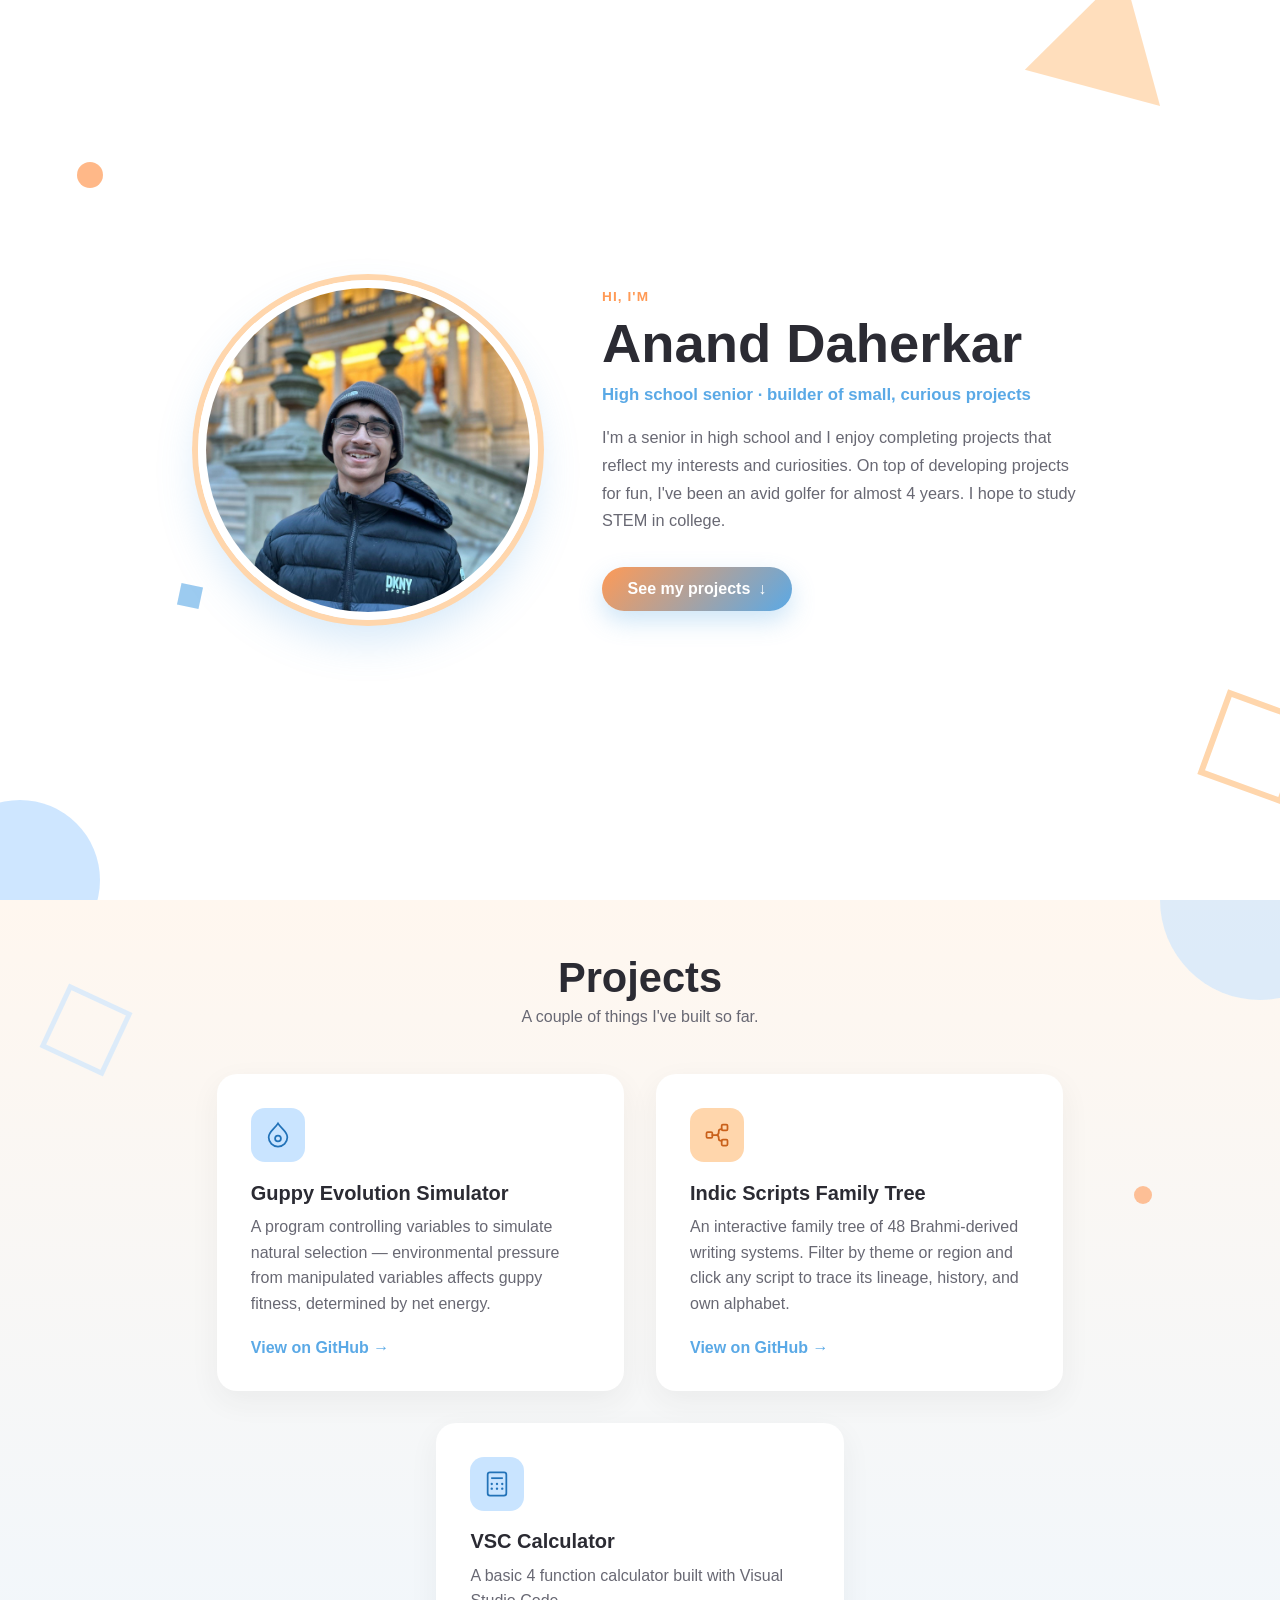
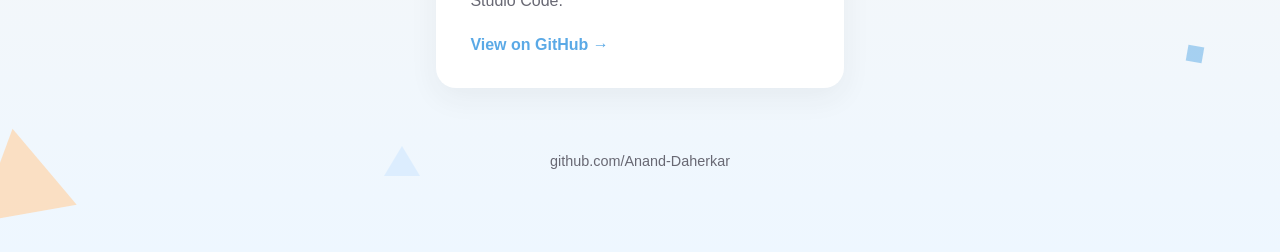
<file: index.html>
<!DOCTYPE html>
<html lang="en">
<head>
<meta charset="UTF-8">
<meta name="viewport" content="width=device-width, initial-scale=1.0">
<title>Anand Daherkar — Portfolio</title>
<link rel="stylesheet" href="style.css">
</head>
<body>

<section class="hero">
  <div class="shape s1"></div>
  <div class="shape s2"></div>
  <div class="shape s3"></div>
  <div class="shape s4"></div>
  <div class="shape s5"></div>

  <div class="hero-inner">
    <div class="hero-photo">
      <div class="photo-frame">
        <img src="assets/headshot.jpg" alt="Anand Daherkar">
      </div>
    </div>
    <div class="hero-text">
      <p class="eyebrow">Hi, I'm</p>
      <h1>Anand Daherkar</h1>
      <p class="tagline">High school senior &middot; builder of small, curious projects</p>
      <p class="bio">
        I'm a senior in high school and I enjoy completing projects that reflect my interests
        and curiosities. On top of developing projects for fun, I've been an avid golfer for
        almost 4 years. I hope to study STEM in college.
      </p>
      <a href="#projects" class="scroll-cta">
        See my projects
        <span class="arrow">&darr;</span>
      </a>
    </div>
  </div>
</section>

<section id="projects" class="projects">
  <div class="shape p1"></div>
  <div class="shape p2"></div>
  <div class="shape p3"></div>
  <div class="shape p4"></div>
  <div class="shape p5"></div>
  <div class="shape p6"></div>

  <div class="projects-inner">
    <h2>Projects</h2>
    <p class="section-sub">A couple of things I've built so far.</p>

    <div class="project-grid">
      <a class="project-card" href="https://github.com/Anand-Daherkar/evolution-simulation" target="_blank" rel="noopener">
        <div class="card-icon icon-blue">
          <svg viewBox="0 0 24 24" fill="none"><path d="M12 2C9 7 4 9 4 14a8 8 0 0016 0c0-5-5-7-8-12z" stroke="currentColor" stroke-width="1.5"/><circle cx="12" cy="15" r="2.5" stroke="currentColor" stroke-width="1.5"/></svg>
        </div>
        <h3>Guppy Evolution Simulator</h3>
        <p>A program controlling variables to simulate natural selection &mdash; environmental
        pressure from manipulated variables affects guppy fitness, determined by net energy.</p>
        <span class="card-link">View on GitHub &rarr;</span>
      </a>

      <a class="project-card" href="https://github.com/Anand-Daherkar/indic-scripts-tree" target="_blank" rel="noopener">
        <div class="card-icon icon-orange">
          <svg viewBox="0 0 24 24" fill="none"><rect x="3" y="9.5" width="5" height="5" rx="1" stroke="currentColor" stroke-width="1.5"/><rect x="16" y="3" width="5" height="5" rx="1" stroke="currentColor" stroke-width="1.5"/><rect x="16" y="16" width="5" height="5" rx="1" stroke="currentColor" stroke-width="1.5"/><path d="M8 12h3.5c1.5 0 2-1 2-2.5v-1c0-1 .8-1.5 2.5-1.5M11.5 12c1.5 0 2 1 2 2.5v1c0 1 .8 1.5 2.5 1.5" stroke="currentColor" stroke-width="1.5" stroke-linecap="round"/></svg>
        </div>
        <h3>Indic Scripts Family Tree</h3>
        <p>An interactive family tree of 48 Brahmi-derived writing systems. Filter by theme or
        region and click any script to trace its lineage, history, and own alphabet.</p>
        <span class="card-link">View on GitHub &rarr;</span>
      </a>

      <a class="project-card" href="https://github.com/Anand-Daherkar/VSC-Calculator" target="_blank" rel="noopener">
        <div class="card-icon icon-blue">
          <svg viewBox="0 0 24 24" fill="none"><rect x="4" y="2" width="16" height="20" rx="2" stroke="currentColor" stroke-width="1.5"/><line x1="7" y1="7" x2="17" y2="7" stroke="currentColor" stroke-width="1.5"/><circle cx="7.5" cy="12" r="1" fill="currentColor"/><circle cx="12" cy="12" r="1" fill="currentColor"/><circle cx="16.5" cy="12" r="1" fill="currentColor"/><circle cx="7.5" cy="16" r="1" fill="currentColor"/><circle cx="12" cy="16" r="1" fill="currentColor"/><circle cx="16.5" cy="16" r="1" fill="currentColor"/></svg>
        </div>
        <h3>VSC Calculator</h3>
        <p>A basic 4 function calculator built with Visual Studio Code.</p>
        <span class="card-link">View on GitHub &rarr;</span>
      </a>
    </div>

    <footer class="site-footer">
      <a href="https://github.com/Anand-Daherkar" target="_blank" rel="noopener">github.com/Anand-Daherkar</a>
    </footer>
  </div>
</section>

</body>
</html>
</file>
<file: style.css>
:root {
  --orange: #ff9a56;
  --orange-soft: #ffd6ac;
  --blue: #5aa9e6;
  --blue-soft: #c9e4ff;
  --ink: #2b2b33;
  --muted: #686873;
  --white: #ffffff;
}

* { box-sizing: border-box; }

html, body {
  margin: 0;
  padding: 0;
  font-family: "Helvetica Neue", Arial, sans-serif;
  color: var(--ink);
  background: var(--white);
  scroll-behavior: smooth;
}

/* ---------- HERO ---------- */

.hero {
  position: relative;
  min-height: 100vh;
  display: flex;
  align-items: center;
  overflow: hidden;
  background: var(--white);
}

.hero-inner {
  position: relative;
  z-index: 2;
  display: flex;
  align-items: center;
  justify-content: center;
  gap: 5vw;
  width: 100%;
  max-width: 1200px;
  margin: 0 auto;
  padding: 6vh 6vw;
  flex-wrap: wrap;
}

.hero-photo {
  flex: 0 0 auto;
}

.photo-frame {
  width: min(340px, 70vw);
  height: min(340px, 70vw);
  border-radius: 50%;
  overflow: hidden;
  border: 8px solid var(--white);
  box-shadow: 0 0 0 6px var(--orange-soft), 0 20px 40px rgba(90, 169, 230, 0.25);
  position: relative;
}

.photo-frame img {
  width: 100%;
  height: 100%;
  object-fit: cover;
  display: block;
}

.hero-text {
  flex: 1 1 380px;
  max-width: 480px;
}

.eyebrow {
  color: var(--orange);
  font-weight: 700;
  letter-spacing: 0.08em;
  text-transform: uppercase;
  font-size: 0.85rem;
  margin: 0 0 0.5rem;
}

.hero-text h1 {
  font-size: clamp(2.2rem, 5vw, 3.4rem);
  margin: 0 0 0.6rem;
  color: var(--ink);
}

.tagline {
  color: var(--blue);
  font-weight: 600;
  margin: 0 0 1.2rem;
  font-size: 1.05rem;
}

.bio {
  color: var(--muted);
  line-height: 1.7;
  font-size: 1.02rem;
  margin: 0 0 2rem;
}

.scroll-cta {
  display: inline-flex;
  align-items: center;
  gap: 0.5rem;
  text-decoration: none;
  color: var(--white);
  background: linear-gradient(135deg, var(--orange), var(--blue));
  padding: 0.8rem 1.6rem;
  border-radius: 999px;
  font-weight: 600;
  box-shadow: 0 10px 25px rgba(90, 169, 230, 0.3);
  transition: transform 0.2s ease, box-shadow 0.2s ease;
}

.scroll-cta:hover {
  transform: translateY(3px);
  box-shadow: 0 6px 16px rgba(90, 169, 230, 0.35);
}

.arrow {
  display: inline-block;
  animation: bob 1.6s ease-in-out infinite;
}

@keyframes bob {
  0%, 100% { transform: translateY(0); }
  50% { transform: translateY(4px); }
}

/* hero background shapes */
.hero .shape {
  position: absolute;
  z-index: 1;
}

.s1 { /* triangle, orange */
  width: 0; height: 0;
  border-left: 70px solid transparent;
  border-right: 70px solid transparent;
  border-bottom: 120px solid var(--orange-soft);
  top: -30px;
  right: 8%;
  opacity: 0.8;
  transform: rotate(15deg);
}

.s2 { /* circle, blue */
  width: 160px; height: 160px;
  border-radius: 50%;
  background: var(--blue-soft);
  bottom: -60px;
  left: -60px;
  opacity: 0.9;
}

.s3 { /* square outline, orange */
  width: 90px; height: 90px;
  border: 6px solid var(--orange-soft);
  bottom: 12%;
  right: -20px;
  transform: rotate(20deg);
}

.s4 { /* small circle, orange */
  width: 26px; height: 26px;
  border-radius: 50%;
  background: var(--orange);
  top: 18%;
  left: 6%;
  opacity: 0.7;
}

.s5 { /* small square, blue */
  width: 22px; height: 22px;
  background: var(--blue);
  top: 65%;
  left: 14%;
  opacity: 0.6;
  transform: rotate(12deg);
}

/* ---------- PROJECTS ---------- */

.projects {
  position: relative;
  background: linear-gradient(180deg, #fff7ef 0%, #eef7ff 100%);
  overflow: hidden;
  padding-bottom: 4rem;
}

.projects-inner {
  position: relative;
  z-index: 2;
  max-width: 1000px;
  margin: 0 auto;
  padding: 6vh 6vw 2vh;
  text-align: center;
}

.projects h2 {
  font-size: clamp(1.8rem, 4vw, 2.6rem);
  margin: 0 0 0.4rem;
  color: var(--ink);
}

.section-sub {
  color: var(--muted);
  margin: 0 0 3rem;
}

.project-grid {
  display: grid;
  grid-template-columns: repeat(2, 1fr);
  gap: 2rem;
  text-align: left;
}

/* center a lone last card (odd project count) on the two-column layout */
.project-card:last-child:nth-child(odd) {
  grid-column: 1 / -1;
  justify-self: center;
  width: calc(50% - 1rem);
}

@media (max-width: 720px) {
  .project-grid { grid-template-columns: 1fr; }
  .project-card:last-child:nth-child(odd) { width: 100%; }
}

.project-card {
  display: block;
  background: var(--white);
  border-radius: 20px;
  padding: 2rem;
  text-decoration: none;
  color: var(--ink);
  border: 2px solid transparent;
  box-shadow: 0 10px 30px rgba(43, 43, 51, 0.06);
  transition: transform 0.25s ease, box-shadow 0.25s ease, border-color 0.25s ease;
}

.project-card:hover {
  transform: translateY(-6px);
  box-shadow: 0 18px 40px rgba(90, 169, 230, 0.2);
  border-color: var(--orange-soft);
}

.card-icon {
  width: 54px;
  height: 54px;
  border-radius: 14px;
  display: flex;
  align-items: center;
  justify-content: center;
  margin-bottom: 1.2rem;
}

.card-icon svg {
  width: 28px;
  height: 28px;
}

.icon-orange {
  background: var(--orange-soft);
  color: #c9601a;
}

.icon-blue {
  background: var(--blue-soft);
  color: #2272b8;
}

.project-card h3 {
  margin: 0 0 0.6rem;
  font-size: 1.25rem;
}

.project-card p {
  color: var(--muted);
  line-height: 1.6;
  margin: 0 0 1.4rem;
}

.card-link {
  font-weight: 700;
  color: var(--blue);
}

.site-footer {
  margin-top: 4rem;
  text-align: center;
}

.site-footer a {
  color: var(--muted);
  text-decoration: none;
  font-size: 0.9rem;
  border-bottom: 1px solid transparent;
}

.site-footer a:hover {
  color: var(--orange);
  border-bottom-color: var(--orange);
}

/* projects background shapes */
.projects .shape {
  position: absolute;
  z-index: 1;
}

.p1 { /* circle blue */
  width: 200px; height: 200px;
  border-radius: 50%;
  background: var(--blue-soft);
  top: -100px;
  right: -80px;
  opacity: 0.6;
}

.p2 { /* triangle orange */
  width: 0; height: 0;
  border-left: 50px solid transparent;
  border-right: 50px solid transparent;
  border-bottom: 86px solid var(--orange-soft);
  bottom: 4%;
  left: -30px;
  opacity: 0.7;
  transform: rotate(-10deg);
}

.p3 { /* square */
  width: 70px; height: 70px;
  border: 5px solid var(--blue-soft);
  top: 10%;
  left: 4%;
  transform: rotate(25deg);
  opacity: 0.6;
}

.p4 { /* small circle orange */
  width: 18px; height: 18px;
  border-radius: 50%;
  background: var(--orange);
  top: 30%;
  right: 10%;
  opacity: 0.6;
}

.p5 { /* small square blue */
  width: 16px; height: 16px;
  background: var(--blue);
  bottom: 20%;
  right: 6%;
  opacity: 0.5;
  transform: rotate(10deg);
}

.p6 { /* tiny triangle */
  width: 0; height: 0;
  border-left: 18px solid transparent;
  border-right: 18px solid transparent;
  border-bottom: 30px solid var(--blue-soft);
  bottom: 8%;
  left: 30%;
  opacity: 0.5;
}
</file>
